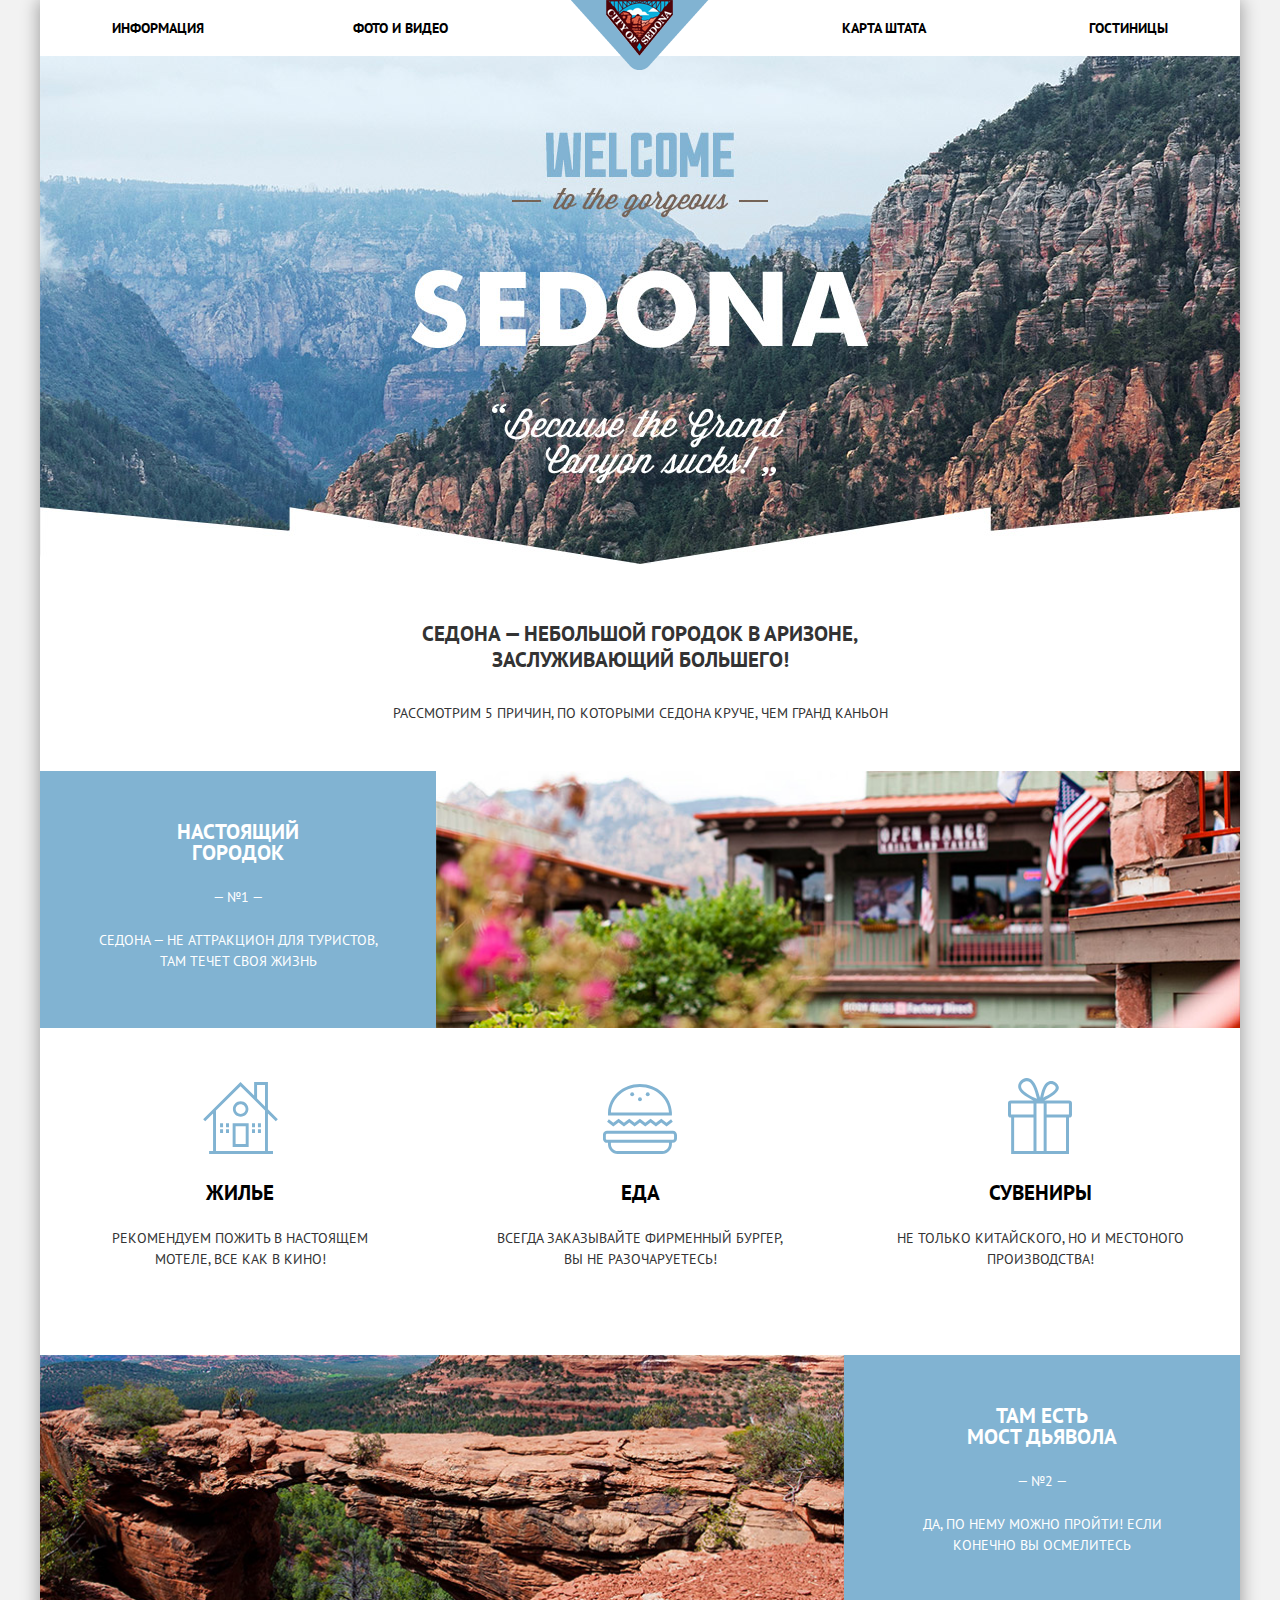
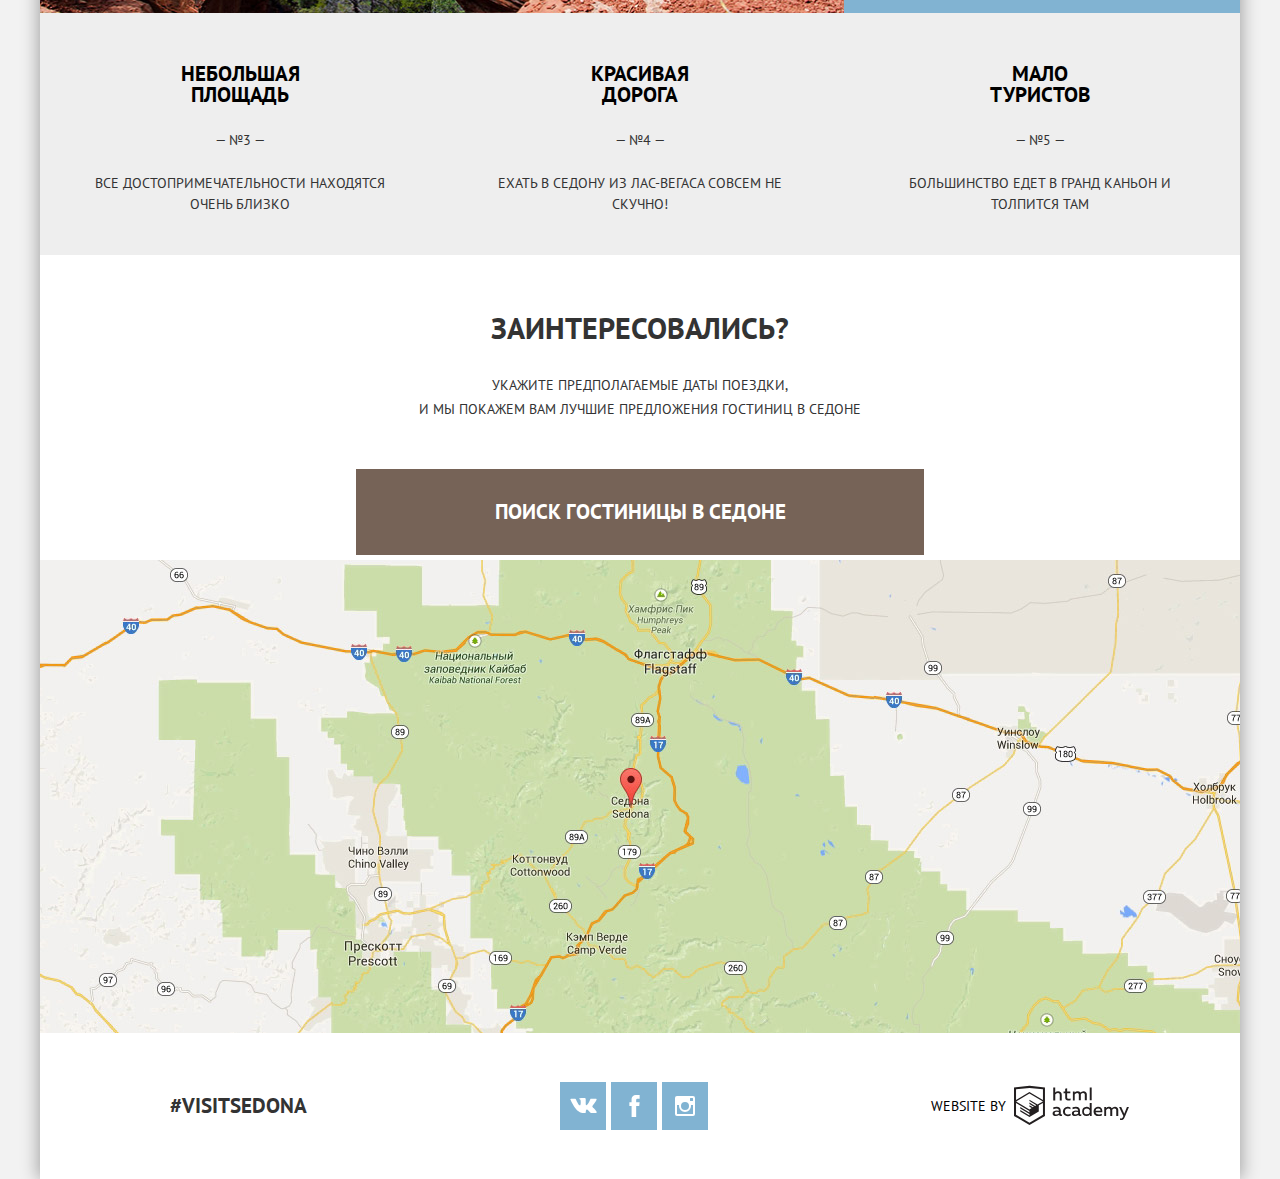
<file: index.html>
<!DOCTYPE html>
<html lang="ru">
<head>
  <meta charset="UTF-8">
  <title>Седона</title>
  <meta name="viewport" content="width=device-width, initial-scale=1.0">
  <meta http-equiv="X-UA-Compatible" content="ie=edge">
  <link href="https://fonts.googleapis.com/css?family=PT+Sans:400,700&amp;subset=cyrillic" rel="stylesheet">
  <link rel="stylesheet" href="css/normalize.css">
  <link rel="stylesheet" href="css/style.min.css">
</head>
<body>
  <div class="inline-block">
    <header class="main-header">
        <nav class="main-navigation">
            <a class="main-header-logo">
                <img src="img/Логотип.png" width="138" height="70" alt="Логотип «Седона»">
            </a>
            <ul class="site-navigation">
                <li>
                    <a href="info.html">Информация</a>
                </li>
                <li>
                    <a href="news.html">Фото и Видео</a>
                </li>
                <li>
                    <a href="price.html">Карта штата</a>
                </li>
                <li>
                    <a href="catalog.html">Гостиницы</a>
                </li>
            </ul>
        </nav>
    </header>
    <main>
      <div class="container-main-logo">
        <img class="main-logo-full" src="img/WelcomeLogo-768.jpg" width="768" height="508" alt="логотип">
        <img class="main-logo-cropped" src="img/WelcomeLogo.jpg" width="1200" height="508" alt="логотип">
      </div>
      <section class="features">
        <h2 class="visually-hidden">Преимущества</h2>
        <p class="feature-info-title"><b >Седона &#8212; небольшой городок в Аризоне,<br>
        заслуживающий большего!</b>
        </p>
        <p class="feature-info">Рассмотрим 5 причин, по которыми седона круче, чем гранд каньон</p>
        <ul class="features-list">
          <li class="feature-item feature-item-allotted">
            <h3>Настоящий<br> городок</h3>
            <p class="feature-item-number">&#8212; №1 &#8212;</p>
            <p class="feature-item-info">Седона &#8212; не аттракцион для туристов, там течет своя жизнь</p>
          </li>
          <li class="feature-item feature-img">
            <img class="feature-full-img" src="img/photoHouse-768.jpg" width="512" height="256" alt="Мост Дьявола">
            <img class="feature-cropped-img" src="img/photoHouse.jpg" width="800" height="256" alt="Отель">
          </li>
          <li class="feature-item">
            <div class="feature-item-img">
              <img src="img/icon-1.svg" width="75" height="72" alt="иконка жилья">
            </div>
            <h3>Жилье</h3>
            <p class="feature-item-info">Рекомендуем пожить в настоящем мотеле, все как в кино!</p>
          </li>
          <li class="feature-item">
            <div class="feature-item-img">
              <img src="img/icon-3.svg" width="74" height="70" alt="иконка еды">
            </div>
            <h3>Еда</h3>
            <p class="feature-item-info">Всегда заказывайте фирменный бургер, вы не разочаруетесь!</p>
          </li>
          <li class="feature-item">
            <div class="feature-item-img">
              <img class="img-three" src="img/icon-2.svg" width="64" height="76" alt="иконка сувениров">
            </div>
            <h3>Сувениры</h3>
            <p class="feature-item-info">Не только китайского, но и местоного производства!</p>
          </li>
          <li class="feature-item feature-img">
            <img class="feature-full-img" src="img/photoMount2-768.jpg" width="512" height="256" alt="Мост Дьявола">
            <img class="feature-cropped-img" src="img/photoMount2.jpg" width="800" height="256" alt="Мост Дьявола">
          </li>
          <li class="feature-item feature-item-allotted">
            <h3>Там есть<br> мост дьявола</h3>
            <p class="feature-item-number">&#8212; №2 &#8212;</p>
            <p class="feature-item-info">Да, по нему можно пройти! Если конечно вы осмелитесь</p>
          </li>
          <li class="feature-item feature-item-footer">
            <h3>Небольшая<br> площадь</h3>
            <p class="feature-item-number">&#8212; №3 &#8212;</p>
            <p class="feature-item-info">Все достопримечательности находятся очень близко</p>
          </li>
          <li class="feature-item feature-item-footer">
            <h3>Красивая<br> дорога</h3>
            <p class="feature-item-number">&#8212; №4 &#8212;</p>
            <p class="feature-item-info">Ехать в Седону из Лас-Вегаса совсем не скучно!</p>
          </li>
          <li class="feature-item feature-item-footer">
            <h3>Мало<br> туристов</h3>
            <p class="feature-item-number">&#8212; №5 &#8212;</p>
            <p class="feature-item-info">Большинство едет в гранд Каньон и толпится там</p>
          </li>
        </ul>
      </section>

      <section class="search-hotels">
        <h2 class="visually-hidden">Поиск гостиниц</h2>
        <p class="search-hotels-title">
          <b>Заинтересовались?</b>
        </p>
        <p class="search-hotels-info">Укажите предполагаемые даты поездки,<br> и мы покажем вам лучшие предложения гостиниц в седоне</p>
        <div class="container-form-map">
          <div class="container-form">
            <button class="button search-form-button" type="button">Поиск гостиницы в седоне</button>
            <form class="form-search" action="index.html" method="post">
                    <p>
                      <label for="arrival-date">Дата заезда:</label>
                      <input class="search-arrival-date" id="arrival-date" type="text" name="arrival-date"  placeholder="21 января 2018">
                      <a href="#" class="button-calendar">
                        <svg xmlns="http://www.w3.org/2000/svg" width="21" height="22" viewBox="0 0 21 22">
                          <path d="M19.251 2.025h-2.845V.648c0-.381-.294-.689-.656-.689-.363 0-.656.308-.656.689v1.377h-3.938V.648c0-.381-.294-.689-.655-.689-.363 0-.657.308-.657.689v1.377H5.906V.648c0-.381-.294-.689-.656-.689-.363 0-.657.308-.657.689v1.377H1.75C.784 2.025 0 2.847 0 3.862v16.302C0 21.179.784 22 1.75 22h17.501c.966 0 1.749-.821 1.749-1.836V3.862c0-1.015-.783-1.837-1.749-1.837zm.437 18.139a.448.448 0 0 1-.437.459H1.75a.45.45 0 0 1-.438-.459V3.862a.45.45 0 0 1 .438-.459h2.844v1.378c0 .381.294.689.657.689.362 0 .656-.308.656-.689V3.403h3.938v1.378c0 .381.294.689.657.689.361 0 .655-.308.655-.689V3.403h3.938v1.378c0 .381.293.689.656.689.362 0 .656-.308.656-.689V3.403h2.845c.241 0 .437.206.437.459v16.302z"/>
                          <path d="M4.594 8.225h2.625v2.066H4.594zM4.594 11.668h2.625v2.067H4.594zM4.594 15.112h2.625v2.066H4.594zM9.188 15.112h2.625v2.066H9.188zM9.188 11.668h2.625v2.067H9.188zM9.188 8.225h2.625v2.066H9.188zM13.781 15.112h2.625v2.066h-2.625zM13.781 11.668h2.625v2.067h-2.625zM13.781 8.225h2.625v2.066h-2.625z"/>
                        </svg>
                      </a>
                    </p>
                    <p>
                      <label for="departure-date">Дата выезда:</label>
                      <input class="search-departure-date" id="departure-date" type="text" name="departure-date" placeholder="28 января 2018">
                      <a href="#" class="button-calendar">
                        <svg xmlns="http://www.w3.org/2000/svg" width="21" height="22" viewBox="0 0 21 22">
                          <path d="M19.251 2.025h-2.845V.648c0-.381-.294-.689-.656-.689-.363 0-.656.308-.656.689v1.377h-3.938V.648c0-.381-.294-.689-.655-.689-.363 0-.657.308-.657.689v1.377H5.906V.648c0-.381-.294-.689-.656-.689-.363 0-.657.308-.657.689v1.377H1.75C.784 2.025 0 2.847 0 3.862v16.302C0 21.179.784 22 1.75 22h17.501c.966 0 1.749-.821 1.749-1.836V3.862c0-1.015-.783-1.837-1.749-1.837zm.437 18.139a.448.448 0 0 1-.437.459H1.75a.45.45 0 0 1-.438-.459V3.862a.45.45 0 0 1 .438-.459h2.844v1.378c0 .381.294.689.657.689.362 0 .656-.308.656-.689V3.403h3.938v1.378c0 .381.294.689.657.689.361 0 .655-.308.655-.689V3.403h3.938v1.378c0 .381.293.689.656.689.362 0 .656-.308.656-.689V3.403h2.845c.241 0 .437.206.437.459v16.302z"/>
                          <path d="M4.594 8.225h2.625v2.066H4.594zM4.594 11.668h2.625v2.067H4.594zM4.594 15.112h2.625v2.066H4.594zM9.188 15.112h2.625v2.066H9.188zM9.188 11.668h2.625v2.067H9.188zM9.188 8.225h2.625v2.066H9.188zM13.781 15.112h2.625v2.066h-2.625zM13.781 11.668h2.625v2.067h-2.625zM13.781 8.225h2.625v2.066h-2.625z"/>
                        </svg>
                      </a>
                    </p>
                    <p class="search-amount-people">
                      <label for="amount-adults">Взрослые:</label>
                      <button class="button button-minus" type="button"></button>
                      <input class="search-amount-adults" id="amount-adults" type="text" name="amount-adults" placeholder="2">
                      <button class="button button-plus" type="button"></button>
                      <label class="amount-children" for="amount-children">Дети:</label>
                      <button class="button button-minus" type="button"></button>
                      <input class="search-amount-children" id="amount-children" type="text" name="amount-children" placeholder="0">
                      <button class="button button-plus" type="button"></button>
                    </p>
                    <button class="button button-link button-form-submit" type="submit">Найти</button>
                  </form>
          </div>
          <div class="container-map">
            <iframe src="https://www.google.com/maps/embed?pb=!1m18!1m12!1m3!1d498228.78955901135!2d-111.47252456686762!3d34.88295094510129!2m3!1f0!2f0!3f0!3m2!1i1024!2i768!4f13.1!3m3!1m2!1s0x872da132f942b00d%3A0x5548c523fa6c8efd!2z0KHQtdC00L7QvdCwLCDQkNGA0LjQt9C-0L3QsCA4NjMzNiwg0KHQqNCQ!5e0!3m2!1sru!2sua!4v1550422557532" width="1200" height="473" allowfullscreen></iframe>
            <img src="img/map.jpg" width="1200" height="473" alt="Карта">
          </div>
        </div>
      </section>

    </main>

    <footer class="main-footer">
        <div class="footer-tag">
          <span class="visually-hidden">Тэг Седоны</span>
            <h2>#VISITSEDONA</h2>
        </div>
        <div class="footer-social">
            <ul class="footer-social-list">
                <li class="footer-social-item" >
                    <a class="social-button" href="#">
                        <span class="visually-hidden">Вконтакте</span>
                        <svg xmlns="http://www.w3.org/2000/svg" width="27" height="15" viewBox="0 0 26.14 14.91">
                            <path d="M26 13.47l-.09-.17a13.55 13.55 0 0 0-2.6-3q-.87-.83-1.1-1.12A1 1 0 0 1 22 8a10.27 10.27 0 0 1 1.22-1.78l.88-1.16q2.35-3.13 2-4L26 .94a.8.8 0 0 0-.4-.22 2.14 2.14 0 0 0-.87 0h-3.92a.51.51 0 0 0-.27 0h-.3a.6.6 0 0 0-.15.14.93.93 0 0 0-.14.24 22.22 22.22 0 0 1-1.46 3.06q-.5.84-.93 1.46a7 7 0 0 1-.71.91 4.94 4.94 0 0 1-.52.47q-.23.18-.35.15l-.23-.05a.9.9 0 0 1-.31-.33 1.49 1.49 0 0 1-.16-.53v-.55-.65-.57-1.12-1-.75a3.14 3.14 0 0 0 0-.62 2.12 2.12 0 0 0-.14-.44.73.73 0 0 0-.28-.33 1.57 1.57 0 0 0-.46-.18A9 9 0 0 0 12.57 0a8.93 8.93 0 0 0-3.25.33 1.83 1.83 0 0 0-.52.41q-.25.3-.07.33a1.67 1.67 0 0 1 1.16.59l.08.16a2.6 2.6 0 0 1 .19.63 6.32 6.32 0 0 1 .12 1 10.59 10.59 0 0 1 0 1.7q-.07.71-.13 1.1a2.21 2.21 0 0 1-.18.64 2.69 2.69 0 0 1-.16.3l-.07.07a1 1 0 0 1-.37.07.86.86 0 0 1-.46-.19 3.27 3.27 0 0 1-.56-.52 7 7 0 0 1-.66-.93q-.37-.6-.76-1.42l-.22-.39q-.2-.38-.56-1.11t-.62-1.43A.9.9 0 0 0 5.2.9h-.07a.93.93 0 0 0-.22-.16A1.44 1.44 0 0 0 4.6.65L.87.68A1 1 0 0 0 .1.94L0 1a.44.44 0 0 0 0 .22 1.08 1.08 0 0 0 .08.37Q.9 3.53 1.86 5.31t1.66 2.87Q4.23 9.27 5 10.24t1 1.24l.37.41.34.33a8.06 8.06 0 0 0 1 .78 16.34 16.34 0 0 0 1.4.9 7.6 7.6 0 0 0 1.79.72 6.19 6.19 0 0 0 2 .22h1.57a1.08 1.08 0 0 0 .72-.3l.05-.07a.9.9 0 0 0 .1-.25 1.38 1.38 0 0 0 0-.37 4.48 4.48 0 0 1 .09-1.05 2.77 2.77 0 0 1 .23-.71 1.74 1.74 0 0 1 .29-.4 1.19 1.19 0 0 1 .23-.2h.11a.86.86 0 0 1 .77.21 4.52 4.52 0 0 1 .83.79q.39.47.93 1.05a6.41 6.41 0 0 0 1 .87l.27.16a3.31 3.31 0 0 0 .71.3 1.53 1.53 0 0 0 .76.07l3.48-.05a1.58 1.58 0 0 0 .8-.17.68.68 0 0 0 .34-.37 1.06 1.06 0 0 0 0-.46 1.71 1.71 0 0 0-.1-.36z"
                                fill="#fff">
                            </path>
                        </svg>
                    </a>
                </li>
                <li class="footer-social-item">
                    <a class="social-button" href="#">
                        <span class="visually-hidden">Фейсбук</span>
                        <svg xmlns="http://www.w3.org/2000/svg" width="19" height="22" viewBox="0 0 10.15 21.74">
                            <path d="M3.34 1.12A4.77 4.77 0 0 1 6.53 0h3.61v3.81H7.81a1.07 1.07 0 0 0-1.09.83v2.55h3.42c-.08 1.23-.24 2.45-.41 3.67h-3v10.87H2.21V10.86H0V7.21h2.19V3.66a3.83 3.83 0 0 1 1.15-2.54z"
                                fill="#fff">
                            </path>
                        </svg>
                    </a>
                </li>
                <li class="footer-social-item">
                    <a class="social-button" href="#">
                        <span class="visually-hidden">Инстаграм</span>
                        <svg xmlns="http://www.w3.org/2000/svg" width="20" height="20" viewBox="0 0 20 20">
                            <path d="M18 0H2a2 2 0 0 0-2 2v16a2 2 0 0 0 2 2h16a2 2 0 0 0 2-2V2a2 2 0 0 0-2-2zm-8 6a4 4 0 1 1-4 4 4 4 0 0 1 4-4zM2.5 18a.47.47 0 0 1-.5-.5V9h2.1a3.4 3.4 0 0 0-.1 1 6 6 0 1 0 12 0 3.4 3.4 0 0 0-.1-1H18v8.5a.47.47 0 0 1-.5.5zM18 4.5a.47.47 0 0 1-.5.5h-2a.47.47 0 0 1-.5-.5v-2a.47.47 0 0 1 .5-.5h2a.47.47 0 0 1 .5.5z"
                                fill="#fff">
                            </path>
                        </svg>
                    </a>
                </li>
            </ul>
        </div>
        <p class="footer-copyright">
          <span class="visually-hidden">htmlacademy</span>
            <a class="copyright-button" href="https://htmlacademy.ru">
              <svg id="Layer_1" data-name="Layer 1" xmlns="http://www.w3.org/2000/svg" width="115" height="41" viewBox="0 0 108.08 36.85"><title>logo-htmlacademy-small1</title><path d="M44.61,26.88a2,2,0,0,0,.55-0.1v1.33a3.25,3.25,0,0,1-1.18.21,1.67,1.67,0,0,1-1.67-1,4.84,4.84,0,0,1-3.14,1.08c-1.51,0-2.91-.83-2.91-2.55,0-2.13,2-2.79,3.71-2.79a11.08,11.08,0,0,1,2.17.25v-0.3c0-1-.76-1.77-2.19-1.77a7.42,7.42,0,0,0-3,.64v-1.7a10.21,10.21,0,0,1,3.19-.55c2.36,0,3.81,1.12,3.81,3.65v3a0.54,0.54,0,0,0,.49.59h0.17Zm-6.44-1.13A1.35,1.35,0,0,0,39.63,27h0.11a3.39,3.39,0,0,0,2.41-1V24.58a9.72,9.72,0,0,0-1.81-.21c-1,0-2.16.33-2.16,1.38h0Zm12.36-6.11a5,5,0,0,1,2.57.64V22a4.08,4.08,0,0,0-2.3-.7,2.75,2.75,0,1,0,0,5.49,5,5,0,0,0,2.43-.64v1.71a6.27,6.27,0,0,1-2.76.57A4.21,4.21,0,0,1,46,24.51q0-.21,0-0.41a4.32,4.32,0,0,1,4.18-4.46h0.38Zm12.17,7.24a2,2,0,0,0,.55-0.1v1.33a3.25,3.25,0,0,1-1.18.21,1.67,1.67,0,0,1-1.67-1,4.84,4.84,0,0,1-3.14,1.08c-1.51,0-2.91-.83-2.91-2.55,0-2.13,2-2.79,3.71-2.79a11.08,11.08,0,0,1,2.17.25v-0.3c0-1-.76-1.77-2.19-1.77a7.42,7.42,0,0,0-3,.64v-1.7a10.21,10.21,0,0,1,3.19-.55c2.36,0,3.81,1.12,3.81,3.65v3a0.54,0.54,0,0,0,.49.59h0.17Zm-6.44-1.13A1.35,1.35,0,0,0,57.73,27h0.11a3.39,3.39,0,0,0,2.41-1V24.58a9.72,9.72,0,0,0-1.81-.21c-1.06,0-2.16.33-2.16,1.38h0ZM73,16V28.2H71.35V26.88a3.88,3.88,0,0,1-3.19,1.54,4.4,4.4,0,0,1,0-8.78,3.81,3.81,0,0,1,3,1.3V16H73Zm-4.53,5.22a2.76,2.76,0,1,0,0,5.52A2.86,2.86,0,0,0,71.15,25V23A2.91,2.91,0,0,0,68.49,21.27ZM79,19.64c3.31,0,4.46,2.68,3.92,5.09H76.7c0.21,1.5,1.67,2.11,3.19,2.11a6.11,6.11,0,0,0,2.64-.59v1.6a7.14,7.14,0,0,1-3,.57C77,28.42,74.78,27,74.78,24a4.18,4.18,0,0,1,4-4.39H79Zm0.09,1.54a2.28,2.28,0,0,0-2.44,2.1v0.06H81.3A2,2,0,0,0,79.13,21.18Zm5.73,7V19.87h1.65v1a3.81,3.81,0,0,1,2.78-1.27A2.86,2.86,0,0,1,91.89,21a4.12,4.12,0,0,1,2.91-1.33A3.06,3.06,0,0,1,98,23V28.2h-1.9V23.05a1.59,1.59,0,0,0-1.42-1.75H94.42a2.8,2.8,0,0,0-2.07,1.12V28.2h-1.9V23.05A1.59,1.59,0,0,0,89,21.31H88.8a3,3,0,0,0-2.21,1.29v5.63H84.86Zm21.31-8.33h1.9l-3.91,9.46c-0.9,2.17-2.09,2.86-3.35,2.86a4.76,4.76,0,0,1-1.1-.14V30.46a2.86,2.86,0,0,0,.85.12c0.9,0,1.58-.64,2.07-1.9l0.17-.42-4-8.4h2l2.86,6.29ZM38.73,1.46V6.22a3.81,3.81,0,0,1,2.7-1.14,3.25,3.25,0,0,1,3.44,3.4v5.15H43V8.72a1.81,1.81,0,0,0-1.61-2h-0.3a2.93,2.93,0,0,0-2.32,1.39v5.52h-1.9V1.46h1.9ZM49.94,2.31v3h3V6.91h-3v3.81c0,1.1.5,1.46,1.58,1.46a4.49,4.49,0,0,0,1.69-.33v1.6A6.8,6.8,0,0,1,51,13.8a2.55,2.55,0,0,1-2.86-2.74V6.89H46.58V5.26h1.5V2.74Zm5.4,11.31V5.28H57v1A3.81,3.81,0,0,1,59.77,5a2.86,2.86,0,0,1,2.6,1.33A4.12,4.12,0,0,1,65.28,5,3.06,3.06,0,0,1,68.44,8.4v5.21h-1.9V8.46a1.59,1.59,0,0,0-1.42-1.75H64.89a2.8,2.8,0,0,0-2.07,1.12v5.78h-1.9V8.46A1.59,1.59,0,0,0,59.5,6.71H59.27A3,3,0,0,0,57.06,8v5.63H55.34ZM71.17,1.45H73V13.6H71.17V1.45ZM14.71,0H14.55L0,1.54V28.21l14.55,8.66,14.55-8.66V1.54Zm12.5,27.1L14.55,34.64,1.9,27.12V16.18l12.59,7.5V25L5.86,19.9v1.31l8.68,5.21v1.39L5.87,22.65V24l8.68,5.21,8.75-5.24V18.31L27.2,16V27.12Zm0-12.53-3.48,2-1.6,1L14.51,13v1.31L21,18.23H21l-0.14.09-1,.54-5.37-3.2V17l4.24,2.52-1,.67-3.2-1.9v1.31l2.1,1.24L14.5,22.1,2,14.65,14.51,7.11Zm0-1.32L14.49,5.76,1.91,13.25v-10L14.56,1.92,27.21,3.25v10h0Z" transform="translate(0 -0.02)" fill="#231f20"/></svg>
            </a>
        </p>
    </footer>
  </div>
  <script src="js/script.min.js"></script>
</body>
</html>
</file>
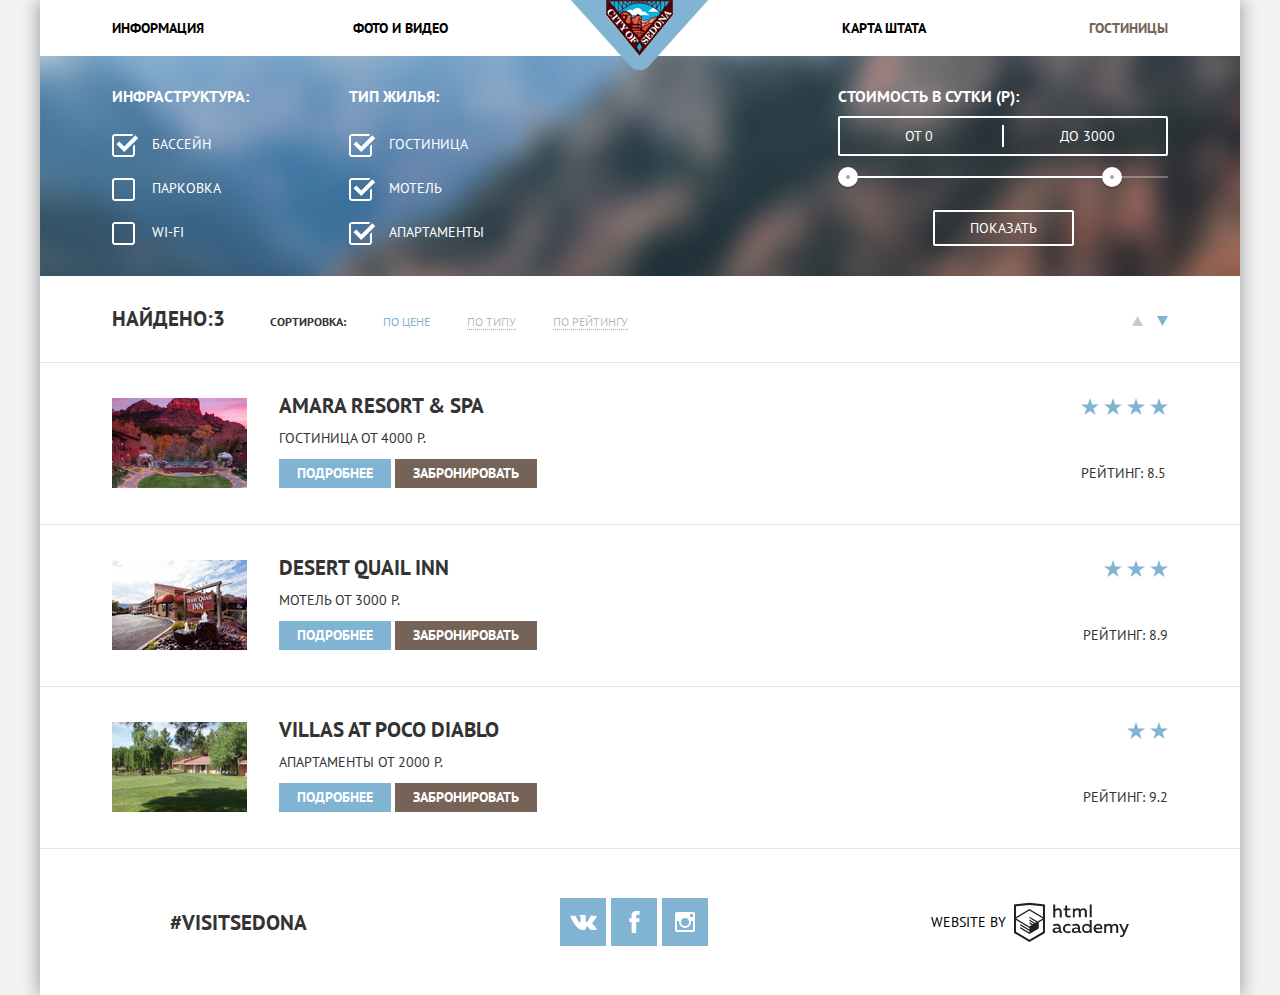
<file: catalog.html>
<!DOCTYPE html>
<html lang="ru">
<head>
  <meta charset="UTF-8">
  <meta name="viewport" content="width=device-width, initial-scale=1.0">
  <meta http-equiv="X-UA-Compatible" content="ie=edge">
  <link href="https://fonts.googleapis.com/css?family=PT+Sans:400,700&amp;subset=cyrillic" rel="stylesheet">
  <link rel="stylesheet" href="css/normalize.css">
  <link rel="stylesheet" href="css/style.min.css">
  <title>Гостиницы Седоны</title>
</head>
<body>
  <div class="inline-block">
    <header class="main-header">
        <nav class="main-navigation">
            <a class="main-header-logo" href="index.html">
                <img src="img/Логотип.png" width="138" height="70" alt="Логотип «Седона»">
            </a>
            <ul class="site-navigation">
                <li>
                    <a href="info.html">Информация</a>
                </li>
                <li>
                    <a href="news.html">Фото и Видео</a>
                </li>
                <li>
                    <a href="price.html">Карта штата</a>
                </li>
                <li>
                    <a class="current-link" href="catalog.html">Гостиницы</a>
                </li>
            </ul>
        </nav>
    </header>
    <main class="container">

      <section class="filters">
          <h2 class="visually-hidden">Фильтр товаров</h2>
          <fieldset class="filters-group-option">
            <legend class="filter-legend">Инфраструктура:</legend>
            <ul class="filters-hotels">
              <li class="filters-option">
                <label class="filters-checkbox" for="filters-pool">
                  <input class="visually-hidden filters-input filter-input-checkbox" id="filters-pool" type="checkbox" name="pool" checked>
                  <span class="checkbox-indicator"></span>
                  Бассейн
                </label>
              </li>
              <li class="filters-option">
                <label class="filters-checkbox" for="filters-parking">
                  <input class="visually-hidden filters-input filters-input-checkbox" id="filters-parking" type="checkbox" name="parking">
                  <span class="checkbox-indicator"></span>
                  Парковка
                </label>
              </li>
              <li class="filters-option">
                <label class="filters-checkbox" for="filters-wifi">
                  <input class="visually-hidden filters-input filters-input-checkbox" id="filters-wifi" type="checkbox" name="wifi">
                  <span class="checkbox-indicator"></span>
                  Wi-fi
                </label>
              </li>
            </ul>
          </fieldset>
          <fieldset class="filters-group-option">
            <legend class="filter-legend">Тип жилья:</legend>
            <ul class="filters-type-housing">
              <li class="filters-option">
                <label class="filters-checkbox" for="filters-hotel">
                  <input class="visually-hidden filters-input filter-input-checkbox" id="filters-hotel" type="checkbox" name="hotel" checked>
                  <span class="checkbox-indicator"></span>
                  Гостиница
                </label>
              </li>
              <li class="filters-option">
                <label class="filters-checkbox" for="filters-motel">
                  <input class="visually-hidden filters-input filter-input-checkbox" id="filters-motel" type="checkbox" name="motel" checked>
                  <span class="checkbox-indicator"></span>
                  Мотель
                </label>
              </li>
              <li class="filters-option">
                <label class="filters-checkbox" for="filters-apartments">
                  <input class="visually-hidden filters-input filter-input-checkbox" id="filters-apartments" type="checkbox" name="apartments" checked>
                  <span class="checkbox-indicator"></span>
                  Апартаменты
                </label>
              </li>
            </ul>
          </fieldset>
          <div class="filter-range">
            <div class="filter-range-title">Стоимость в сутки (р):</div>
            <div class="price-controls">
              <label class="min-price">от <input type="text" name="min-price" value="0"></label>
              <label class="max-price">до <input type="text" name="max-price" value="3000"></label>
            </div>
            <div class="range-controls">
              <div class="scale">
                <div class="bar"></div>
              </div>
              <div class="range-toggle range-toggle-min"></div>
              <div class="range-toggle range-toggle-max"></div>
            </div>
            <button class="btn-transparent" type="submit">Показать</button>
          </div>
      </section>

      <section class="breadcrumbs">
        <h2 class="visually-hidden">Сортировка</h2>
        <b>Найдено:3</b>
        <ul class="breadcrumbs-list">
            <li class="breadcrumbs-item breadcrumbs-bold">Сортировка:
            </li>
            <li class="breadcrumbs-item breadcrumbs-current">
                <a href="catalog.html">По цене</a>
            </li>
            <li class="breadcrumbs-item">
                <a href="catalog.html">По типу</a>
            </li>
            <li class="breadcrumbs-item">
                <a href="catalog.html">По рейтингу</a>
            </li>
        </ul>
        <div class="breadcrumbs-arrows">
          <svg xmlns="http://www.w3.org/2000/svg" width="11" height="10" viewBox="0 0 11 10">
            <path fill="#231F20" d="M5.5 0L0 10h11z"/>
          </svg>
          <svg class="arrows-current" xmlns="http://www.w3.org/2000/svg" width="11" height="10" viewBox="0 0 11 10">
            <path  fill="#231F20" d="M5.5 10L0 0h11"/>
          </svg>
        </div>
      </section>

        <section class="catalog">
            <h2 class="visually-hidden">Список жилья</h2>
            <ul class="catalog-list">
                <li class="catalog-item">
                  <ul class="hotel-info-list">
                    <li class="hotel-info-item hotel-item-image">
                      <p class="catalog-item-image">
                        <a href="catalog-item.html">
                          <img src="img/hotels-photo1.jpg" width="135" height="90" alt="Фото гостиницы">
                        </a>
                      </p>
                    </li>
                    <li class="hotel-info-item">
                      <p class="catalog-item-head">
                        <a class="catalog-item-title">Amara Resort & Spa</a>
                      </p>
                      <p class="catalog-item-cost">
                        <span class="catalog-item-typeLocation">Гостиница</span>
                        <span class="catalog-item-cost">от 4000 Р.</span>
                      </p>
                      <p class="catalog-item-booking">
                        <a class="button button-link" href="#">Подробнее</a>
                        <a class="button" href="#">Забронировать</a>
                      </p>
                    </li>
                    <li class="hotel-info-item hotel-item-rating">
                      <div class="catalog-item-stars">
                        <img class="catalog-star" src="img/star.svg" width="18" height="17" alt="звезда рейтинга">
                        <img class="catalog-star" src="img/star.svg" width="18" height="17" alt="звезда рейтинга">
                        <img class="catalog-star" src="img/star.svg" width="18" height="17" alt="звезда рейтинга">
                        <img class="catalog-star" src="img/star.svg" width="18" height="17" alt="звезда рейтинга">
                      </div>
                      <p class="catalog-item-rating">
                        <span>Рейтинг: 8.5</span>
                      </p>
                    </li>
                  </ul>
                </li>

                <li class="catalog-item">
                  <ul class="hotel-info-list">
                    <li class="hotel-info-item hotel-item-image">
                      <p class="catalog-item-image">
                        <a href="catalog-item.html">
                          <img src="img/hotels-photo2.jpg" width="135" height="90" alt="Фото мотеля">
                        </a>
                      </p>
                    </li>
                    <li class="hotel-info-item">
                      <p class="catalog-item-head">
                        <a class="catalog-item-title">Desert Quail Inn</a>
                      </p>
                      <p class="catalog-item-cost">
                        <span class="catalog-item-typeLocation">Мотель</span>
                        <span class="catalog-item-cost">от 3000 Р.</span>
                      </p>
                      <p class="catalog-item-booking">
                        <a class="button button-link" href="#">Подробнее</a>
                        <a class="button" href="#">Забронировать</a>
                      </p>
                    </li>
                    <li class="hotel-info-item hotel-item-rating">
                      <div class="catalog-item-stars">
                        <img class="catalog-star" src="img/star.svg" width="18" height="17" alt="звезда рейтинга">
                        <img class="catalog-star" src="img/star.svg" width="18" height="17" alt="звезда рейтинга">
                        <img class="catalog-star" src="img/star.svg" width="18" height="17" alt="звезда рейтинга">
                      </div>
                      <p class="catalog-item-rating">
                        <span>Рейтинг: 8.9</span>
                      </p>
                    </li>
                  </ul>
                </li>

                <li class="catalog-item">
                  <ul class="hotel-info-list">
                    <li class="hotel-info-item hotel-item-image">
                      <p class="catalog-item-image">
                        <a href="catalog-item.html">
                          <img src="img/hotels-photo3.jpg" width="135" height="90" alt="Фото апартаментов">
                        </a>
                      </p>
                    </li>
                    <li class="hotel-info-item">
                      <p class="catalog-item-head">
                        <a class="catalog-item-title">Villas at Poco Diablo</a>
                      </p>
                      <p class="catalog-item-cost">
                        <span class="catalog-item-typeLocation">Апартаменты</span>
                        <span class="catalog-item-cost">от 2000 Р.</span>
                      </p>
                      <p class="catalog-item-booking">
                        <a class="button button-link" href="#">Подробнее</a>
                        <a class="button" href="#">Забронировать</a>
                      </p>
                    </li>
                    <li class="hotel-info-item hotel-item-rating">
                      <div class="catalog-item-stars">
                        <img class="catalog-star" src="img/star.svg" width="18" height="17" alt="звезда рейтинга">
                        <img class="catalog-star" src="img/star.svg" width="18" height="17" alt="звезда рейтинга">
                      </div>
                      <p class="catalog-item-rating">
                        <span>Рейтинг: 9.2</span>
                      </p>
                    </li>
                  </ul>
                </li>
            </ul>
        </section>

      </main>

      <footer class="main-footer">
          <div class="footer-tag">
              <h2>#VISITSEDONA</h2>
          </div>
          <div class="footer-social">
              <ul class="footer-social-list">
                  <li class="footer-social-item" >
                      <a class="social-button" href="#">
                          <span class="visually-hidden">Вконтакте</span>
                          <svg xmlns="http://www.w3.org/2000/svg" width="27" height="15" viewBox="0 0 26.14 14.91">
                              <path d="M26 13.47l-.09-.17a13.55 13.55 0 0 0-2.6-3q-.87-.83-1.1-1.12A1 1 0 0 1 22 8a10.27 10.27 0 0 1 1.22-1.78l.88-1.16q2.35-3.13 2-4L26 .94a.8.8 0 0 0-.4-.22 2.14 2.14 0 0 0-.87 0h-3.92a.51.51 0 0 0-.27 0h-.3a.6.6 0 0 0-.15.14.93.93 0 0 0-.14.24 22.22 22.22 0 0 1-1.46 3.06q-.5.84-.93 1.46a7 7 0 0 1-.71.91 4.94 4.94 0 0 1-.52.47q-.23.18-.35.15l-.23-.05a.9.9 0 0 1-.31-.33 1.49 1.49 0 0 1-.16-.53v-.55-.65-.57-1.12-1-.75a3.14 3.14 0 0 0 0-.62 2.12 2.12 0 0 0-.14-.44.73.73 0 0 0-.28-.33 1.57 1.57 0 0 0-.46-.18A9 9 0 0 0 12.57 0a8.93 8.93 0 0 0-3.25.33 1.83 1.83 0 0 0-.52.41q-.25.3-.07.33a1.67 1.67 0 0 1 1.16.59l.08.16a2.6 2.6 0 0 1 .19.63 6.32 6.32 0 0 1 .12 1 10.59 10.59 0 0 1 0 1.7q-.07.71-.13 1.1a2.21 2.21 0 0 1-.18.64 2.69 2.69 0 0 1-.16.3l-.07.07a1 1 0 0 1-.37.07.86.86 0 0 1-.46-.19 3.27 3.27 0 0 1-.56-.52 7 7 0 0 1-.66-.93q-.37-.6-.76-1.42l-.22-.39q-.2-.38-.56-1.11t-.62-1.43A.9.9 0 0 0 5.2.9h-.07a.93.93 0 0 0-.22-.16A1.44 1.44 0 0 0 4.6.65L.87.68A1 1 0 0 0 .1.94L0 1a.44.44 0 0 0 0 .22 1.08 1.08 0 0 0 .08.37Q.9 3.53 1.86 5.31t1.66 2.87Q4.23 9.27 5 10.24t1 1.24l.37.41.34.33a8.06 8.06 0 0 0 1 .78 16.34 16.34 0 0 0 1.4.9 7.6 7.6 0 0 0 1.79.72 6.19 6.19 0 0 0 2 .22h1.57a1.08 1.08 0 0 0 .72-.3l.05-.07a.9.9 0 0 0 .1-.25 1.38 1.38 0 0 0 0-.37 4.48 4.48 0 0 1 .09-1.05 2.77 2.77 0 0 1 .23-.71 1.74 1.74 0 0 1 .29-.4 1.19 1.19 0 0 1 .23-.2h.11a.86.86 0 0 1 .77.21 4.52 4.52 0 0 1 .83.79q.39.47.93 1.05a6.41 6.41 0 0 0 1 .87l.27.16a3.31 3.31 0 0 0 .71.3 1.53 1.53 0 0 0 .76.07l3.48-.05a1.58 1.58 0 0 0 .8-.17.68.68 0 0 0 .34-.37 1.06 1.06 0 0 0 0-.46 1.71 1.71 0 0 0-.1-.36z"
                                  fill="#fff">
                              </path>
                          </svg>
                      </a>
                  </li>
                  <li class="footer-social-item">
                      <a class="social-button" href="#">
                          <span class="visually-hidden">Фейсбук</span>
                          <svg xmlns="http://www.w3.org/2000/svg" width="19" height="22" viewBox="0 0 10.15 21.74">
                              <path d="M3.34 1.12A4.77 4.77 0 0 1 6.53 0h3.61v3.81H7.81a1.07 1.07 0 0 0-1.09.83v2.55h3.42c-.08 1.23-.24 2.45-.41 3.67h-3v10.87H2.21V10.86H0V7.21h2.19V3.66a3.83 3.83 0 0 1 1.15-2.54z"
                                  fill="#fff">
                              </path>
                          </svg>
                      </a>
                  </li>
                  <li class="footer-social-item">
                      <a class="social-button" href="#">
                          <span class="visually-hidden">Инстаграм</span>
                          <svg xmlns="http://www.w3.org/2000/svg" width="20" height="20" viewBox="0 0 20 20">
                              <path d="M18 0H2a2 2 0 0 0-2 2v16a2 2 0 0 0 2 2h16a2 2 0 0 0 2-2V2a2 2 0 0 0-2-2zm-8 6a4 4 0 1 1-4 4 4 4 0 0 1 4-4zM2.5 18a.47.47 0 0 1-.5-.5V9h2.1a3.4 3.4 0 0 0-.1 1 6 6 0 1 0 12 0 3.4 3.4 0 0 0-.1-1H18v8.5a.47.47 0 0 1-.5.5zM18 4.5a.47.47 0 0 1-.5.5h-2a.47.47 0 0 1-.5-.5v-2a.47.47 0 0 1 .5-.5h2a.47.47 0 0 1 .5.5z"
                                  fill="#fff">
                              </path>
                          </svg>
                      </a>
                  </li>
              </ul>
          </div>
          <p class="footer-copyright">
            <span class="visually-hidden">htmlacademy</span>
              <a class="copyright-button" href="https://htmlacademy.ru">
                <svg id="Layer_1" data-name="Layer 1" xmlns="http://www.w3.org/2000/svg" width="115" height="41" viewBox="0 0 108.08 36.85"><title>logo-htmlacademy-small1</title><path d="M44.61,26.88a2,2,0,0,0,.55-0.1v1.33a3.25,3.25,0,0,1-1.18.21,1.67,1.67,0,0,1-1.67-1,4.84,4.84,0,0,1-3.14,1.08c-1.51,0-2.91-.83-2.91-2.55,0-2.13,2-2.79,3.71-2.79a11.08,11.08,0,0,1,2.17.25v-0.3c0-1-.76-1.77-2.19-1.77a7.42,7.42,0,0,0-3,.64v-1.7a10.21,10.21,0,0,1,3.19-.55c2.36,0,3.81,1.12,3.81,3.65v3a0.54,0.54,0,0,0,.49.59h0.17Zm-6.44-1.13A1.35,1.35,0,0,0,39.63,27h0.11a3.39,3.39,0,0,0,2.41-1V24.58a9.72,9.72,0,0,0-1.81-.21c-1,0-2.16.33-2.16,1.38h0Zm12.36-6.11a5,5,0,0,1,2.57.64V22a4.08,4.08,0,0,0-2.3-.7,2.75,2.75,0,1,0,0,5.49,5,5,0,0,0,2.43-.64v1.71a6.27,6.27,0,0,1-2.76.57A4.21,4.21,0,0,1,46,24.51q0-.21,0-0.41a4.32,4.32,0,0,1,4.18-4.46h0.38Zm12.17,7.24a2,2,0,0,0,.55-0.1v1.33a3.25,3.25,0,0,1-1.18.21,1.67,1.67,0,0,1-1.67-1,4.84,4.84,0,0,1-3.14,1.08c-1.51,0-2.91-.83-2.91-2.55,0-2.13,2-2.79,3.71-2.79a11.08,11.08,0,0,1,2.17.25v-0.3c0-1-.76-1.77-2.19-1.77a7.42,7.42,0,0,0-3,.64v-1.7a10.21,10.21,0,0,1,3.19-.55c2.36,0,3.81,1.12,3.81,3.65v3a0.54,0.54,0,0,0,.49.59h0.17Zm-6.44-1.13A1.35,1.35,0,0,0,57.73,27h0.11a3.39,3.39,0,0,0,2.41-1V24.58a9.72,9.72,0,0,0-1.81-.21c-1.06,0-2.16.33-2.16,1.38h0ZM73,16V28.2H71.35V26.88a3.88,3.88,0,0,1-3.19,1.54,4.4,4.4,0,0,1,0-8.78,3.81,3.81,0,0,1,3,1.3V16H73Zm-4.53,5.22a2.76,2.76,0,1,0,0,5.52A2.86,2.86,0,0,0,71.15,25V23A2.91,2.91,0,0,0,68.49,21.27ZM79,19.64c3.31,0,4.46,2.68,3.92,5.09H76.7c0.21,1.5,1.67,2.11,3.19,2.11a6.11,6.11,0,0,0,2.64-.59v1.6a7.14,7.14,0,0,1-3,.57C77,28.42,74.78,27,74.78,24a4.18,4.18,0,0,1,4-4.39H79Zm0.09,1.54a2.28,2.28,0,0,0-2.44,2.1v0.06H81.3A2,2,0,0,0,79.13,21.18Zm5.73,7V19.87h1.65v1a3.81,3.81,0,0,1,2.78-1.27A2.86,2.86,0,0,1,91.89,21a4.12,4.12,0,0,1,2.91-1.33A3.06,3.06,0,0,1,98,23V28.2h-1.9V23.05a1.59,1.59,0,0,0-1.42-1.75H94.42a2.8,2.8,0,0,0-2.07,1.12V28.2h-1.9V23.05A1.59,1.59,0,0,0,89,21.31H88.8a3,3,0,0,0-2.21,1.29v5.63H84.86Zm21.31-8.33h1.9l-3.91,9.46c-0.9,2.17-2.09,2.86-3.35,2.86a4.76,4.76,0,0,1-1.1-.14V30.46a2.86,2.86,0,0,0,.85.12c0.9,0,1.58-.64,2.07-1.9l0.17-.42-4-8.4h2l2.86,6.29ZM38.73,1.46V6.22a3.81,3.81,0,0,1,2.7-1.14,3.25,3.25,0,0,1,3.44,3.4v5.15H43V8.72a1.81,1.81,0,0,0-1.61-2h-0.3a2.93,2.93,0,0,0-2.32,1.39v5.52h-1.9V1.46h1.9ZM49.94,2.31v3h3V6.91h-3v3.81c0,1.1.5,1.46,1.58,1.46a4.49,4.49,0,0,0,1.69-.33v1.6A6.8,6.8,0,0,1,51,13.8a2.55,2.55,0,0,1-2.86-2.74V6.89H46.58V5.26h1.5V2.74Zm5.4,11.31V5.28H57v1A3.81,3.81,0,0,1,59.77,5a2.86,2.86,0,0,1,2.6,1.33A4.12,4.12,0,0,1,65.28,5,3.06,3.06,0,0,1,68.44,8.4v5.21h-1.9V8.46a1.59,1.59,0,0,0-1.42-1.75H64.89a2.8,2.8,0,0,0-2.07,1.12v5.78h-1.9V8.46A1.59,1.59,0,0,0,59.5,6.71H59.27A3,3,0,0,0,57.06,8v5.63H55.34ZM71.17,1.45H73V13.6H71.17V1.45ZM14.71,0H14.55L0,1.54V28.21l14.55,8.66,14.55-8.66V1.54Zm12.5,27.1L14.55,34.64,1.9,27.12V16.18l12.59,7.5V25L5.86,19.9v1.31l8.68,5.21v1.39L5.87,22.65V24l8.68,5.21,8.75-5.24V18.31L27.2,16V27.12Zm0-12.53-3.48,2-1.6,1L14.51,13v1.31L21,18.23H21l-0.14.09-1,.54-5.37-3.2V17l4.24,2.52-1,.67-3.2-1.9v1.31l2.1,1.24L14.5,22.1,2,14.65,14.51,7.11Zm0-1.32L14.49,5.76,1.91,13.25v-10L14.56,1.92,27.21,3.25v10h0Z" transform="translate(0 -0.02)" fill="#231f20"/></svg>
              </a>
          </p>
      </footer>
  </div>
</body>
</html>
</file>
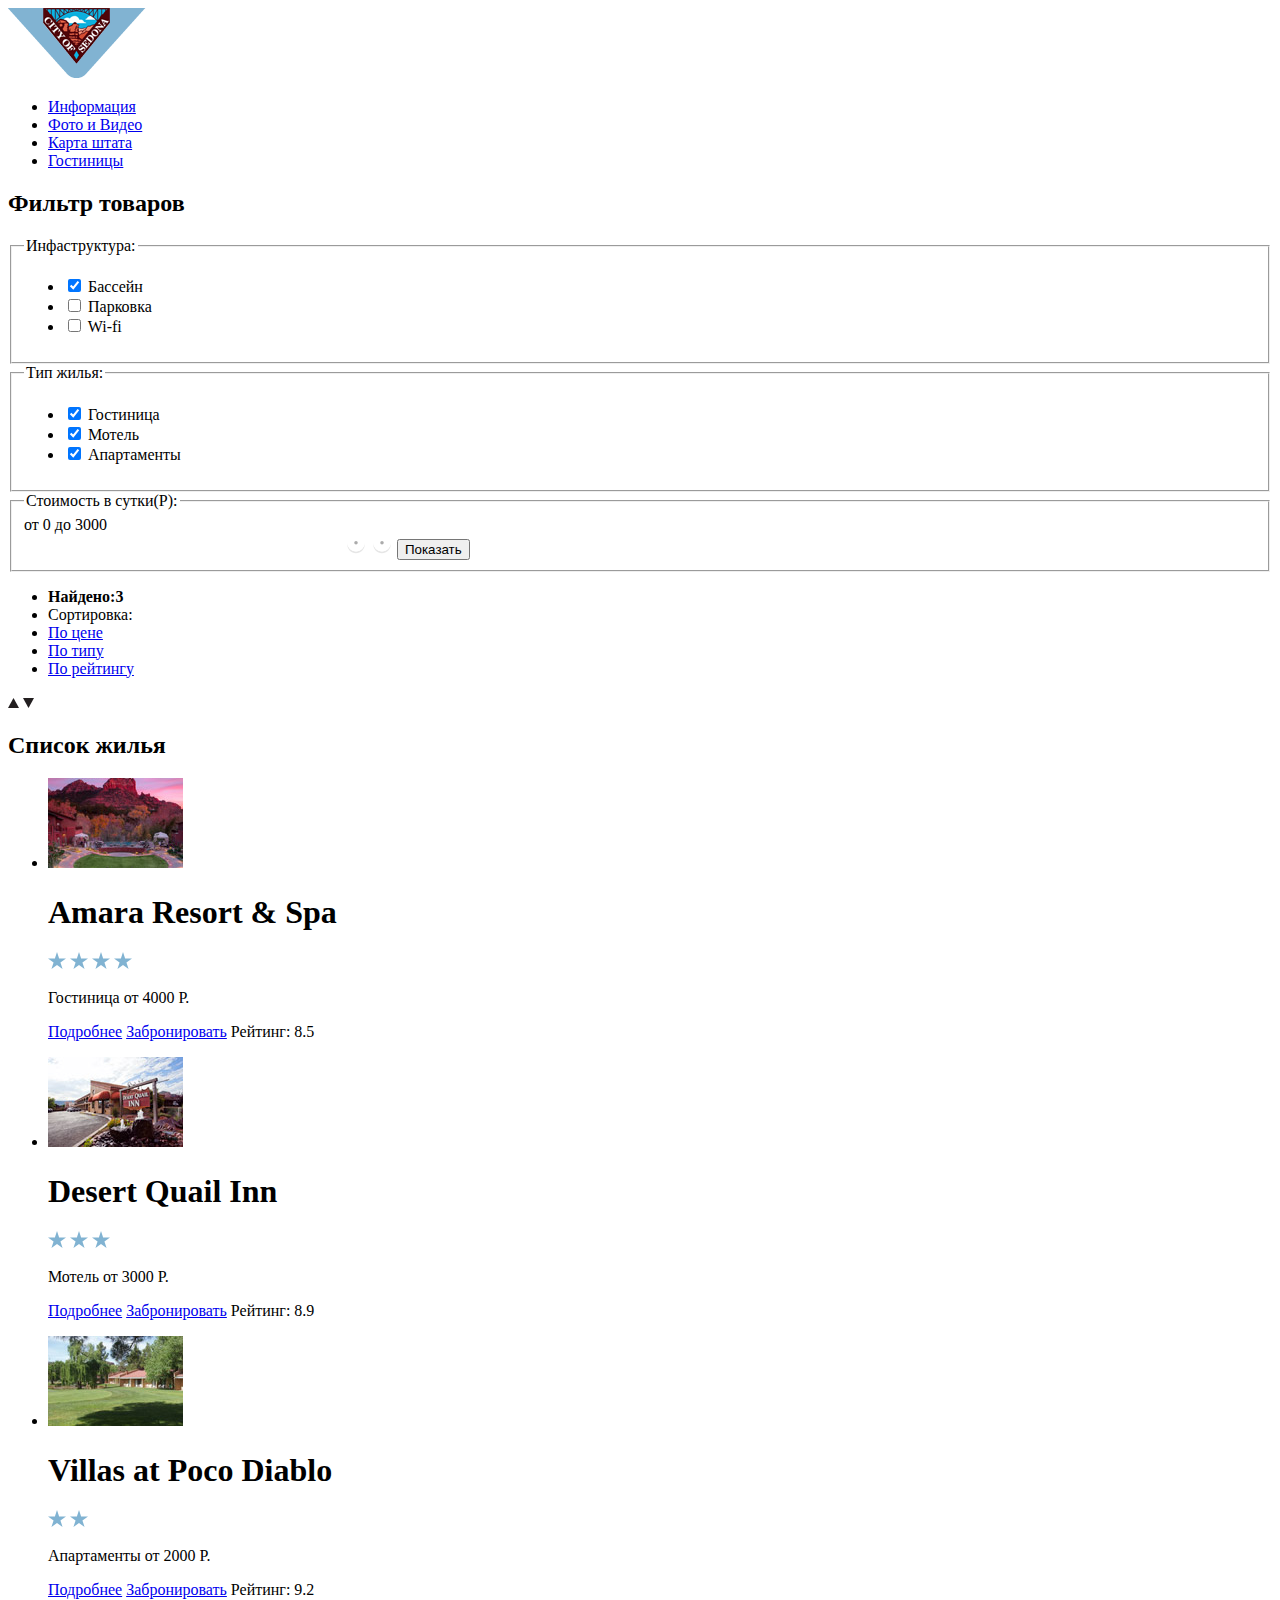
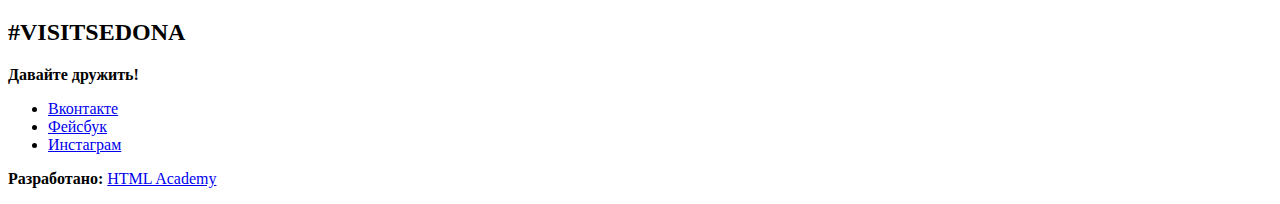
<file: hotels.html>
<!DOCTYPE html>
<html lang="ru">
<head>
  <meta charset="UTF-8">
  <meta name="viewport" content="width=device-width, initial-scale=1.0">
  <meta http-equiv="X-UA-Compatible" content="ie=edge">
  <title>Document</title>
</head>
<body>
  <header class="main-header">
      <nav class="main-navigation">
          <a class="main-header-logo" href="index.html">
              <img src="img\Логотип.png" width="138" height="70" alt="Логотип «Седона»">
          </a>
          <ul class="site-navigation">
              <li>
                  <a href="info.html">Информация</a>
              </li>
              <li>
                  <a href="news.html">Фото и Видео</a>
              </li>
              <li>
                  <a href="price.html">Карта штата</a>
              </li>
              <li>
                  <a href="catalog.html">Гостиницы</a>
              </li>
          </ul>
      </nav>
  </header>
  <main class="container">

    <section class="filters">
        <h2 class="visually-hidden">Фильтр товаров</h2>
        <fieldset>
          <legend>Инфаструктура:</legend>
          <ul class="filters-hotels">
            <li class="filters-option">
              <input   class=" vissually-hidden filters-input filter-input-checkbox" id="filters-pool" type="checkbox" name="pool" checked>
              <label for="filters-pool">Бассейн</label>
            </li>
            <li class="filters-option">
              <input  class=" visually-hidden filters-input filters-input-checkbox" id="filters-parking" type="checkbox" name="parking">
              <label for="filters-parking">Парковка</label>
            </li>
            <li class="filters-option">
              <input  class=" visually-hidden filters-input filters-input-checkbox" id="filters-wifi" type="checkbox" name="wifi">
              <label for="filters-wifi">Wi-fi</label>
            </li>
          </ul>
        </fieldset>
        <fieldset>
          <legend>Тип жилья:</legend>
          <ul class="filters-type-housing">
            <li class="filters-option">
              <input class=" vissually-hidden filters-input filter-input-checkbox" id="filters-hotel" type="checkbox" name="hotel" checked>
              <label for="filters-hotel">Гостиница</label>
            </li>
            <li class="filters-option">
              <input class=" vissually-hidden filters-input filter-input-checkbox" id="filters-motel" type="checkbox" name="motel" checked>
              <label for="filters-motel">Мотель</label>
            </li>
            <li class="filters-option">
              <input class=" vissually-hidden filters-input filter-input-checkbox" id="filters-apartments" type="checkbox" name="apartments" checked>
              <label for="filters-apartments">Апартаменты</label>
            </li>
          </ul>
        </fieldset>
        <fieldset>
          <legend>Стоимость в сутки(Р):</legend>
          <div class="container-cost-value">
            <span>от 0</span>
            <span>до 3000</span>
          </div>
          <img src="img/filter-range.png" height="2" width="317" alt="">
          <a href="" title="0"><img src="img\filter-button.svg" height="20" width="22" alt="до 3000"></a>
          <a href="" title="3000"><img src="img\filter-button.svg" height="20" width="22" alt="от 0"></a>
          <button type="submit">Показать</button>
        </fieldset>
    </section>

    <ul class="breadcrumbs">
        <li class="breadcrumbs"><b>Найдено:3</b>
        </li>
        <li class="breadcrumbs">Сортировка:
        </li>
        <li class="breadcrumbs-current">
            <a href="index.html">По цене</a>
        </li>
        <li>
            <a href="catalog.html">По типу</a>
        </li>
        <li>
            <a href="catalog.html">По рейтингу</a>
        </li>
    </ul>
    <div class="arrows">
      <img src="img\icon-up-dir.svg" width="11" height="10" alt="стрелка вверх">
      <img src="img\icon-down-dir.svg" width="11" height="10" alt="стрелка вниз">
    </div>

      <section class="catalog">
          <h2 class="visually-hidden">Список жилья</h2>
          <ul class="catalog-list">
              <li class="catalog-item">
                  <p class="catalog-item-image">
                      <a href="catalog-item.html">
                          <img src="img\hotels-photo1.jpg" width="135" height="90" alt="Фото гостиницы">
                      </a>
                  </p>
                  <p class="catalog-item-head">
                    <h1>Amara Resort & Spa</h1>
                    <div class="catalog-item-stars">
                      <img src="img\star.svg" width="18" height="17" alt="звезда рейтинга">
                      <img src="img\star.svg" width="18" height="17" alt="звезда рейтинга">
                      <img src="img\star.svg" width="18" height="17" alt="звезда рейтинга">
                      <img src="img\star.svg" width="18" height="17" alt="звезда рейтинга">
                    </div>
                  </p>
                  <p class="catalog-item-cost">
                      <span class="catalog-item-typeLocation">Гостиница</span>
                      <span class="catalog-item-cost">от 4000 Р.</span>
                  </p>
                  <p class="catalog-item-booking">
                      <a class="button" href="#">Подробнее</a>
                      <a class="button" href="#">Забронировать</a>
                      <span class="catalog-item-rating">Рейтинг: 8.5</span>
                  </p>
              </li>

              <li class="catalog-item">
                  <p class="catalog-item-image">
                      <a href="catalog-item.html">
                          <img src="img\hotels-photo2.jpg" width="135" height="90" alt="Фото мотеля">
                      </a>
                  </p>
                  <p class="catalog-item-head">
                    <h1>Desert Quail Inn</h1>
                    <div class="catalog-item-stars">
                      <img src="img\star.svg" width="18" height="17" alt="звезда рейтинга">
                      <img src="img\star.svg" width="18" height="17" alt="звезда рейтинга">
                      <img src="img\star.svg" width="18" height="17" alt="звезда рейтинга">
                    </div>
                  </p>
                  <p class="catalog-item-cost">
                      <span class="catalog-item-typeLocation">Мотель</span>
                      <span class="catalog-item-cost">от 3000 Р.</span>
                  </p>
                  <p class="catalog-item-booking">
                      <a class="button" href="#">Подробнее</a>
                      <a class="button" href="#">Забронировать</a>
                      <span class="catalog-item-rating">Рейтинг: 8.9</span>
                  </p>
              </li>

              <li class="catalog-item">
                  <p class="catalog-item-image">
                      <a href="catalog-item.html">
                          <img src="img\hotels-photo3.jpg" width="135" height="90" alt="Фото апартаментов">
                      </a>
                  </p>
                  <p class="catalog-item-head">
                    <h1>Villas at Poco Diablo</h1>
                    <div class="catalog-item-stars">
                      <img src="img\star.svg" width="18" height="17" alt="звезда рейтинга">
                      <img src="img\star.svg" width="18" height="17" alt="звезда рейтинга">
                    </div>
                  </p>
                  <p class="catalog-item-cost">
                      <span class="catalog-item-typeLocation">Апартаменты</span>
                      <span class="catalog-item-cost">от 2000 Р.</span>
                  </p>
                  <p class="catalog-item-booking">
                      <a class="button" href="#">Подробнее</a>
                      <a class="button" href="#">Забронировать</a>
                      <span class="catalog-item-rating">Рейтинг: 9.2</span>
                  </p>
              </li>
          </ul>
      </section>
    </main>

    <footer class="main-footer">
        <div class="footer-tag">
            <h2>#VISITSEDONA</h2>
        </div>
        <div class="footer-social">
            <b>Давайте дружить!</b>
            <ul>
                <li>
                    <a class="social-button" href="#">Вконтакте</a>
                </li>
                <li>
                    <a class="social-button" href="#">Фейсбук</a>
                </li>
                <li>
                    <a class="social-button" href="#">Инстаграм</a>
                </li>
            </ul>
        </div>
        <p class="footer-copyright">
            <b>Разработано:</b>
            <a class="button" href="https://htmlacademy.ru">HTML Academy</a>
        </p>
    </footer>
</body>
</html>
</file>
<file: css/style.min.css>
@keyframes fallout{0%{transform:translateY(-320px)}to{transform:translateY(0)}}body{margin:0;padding:0;font-family:"PT Sans",Arial,sans-serif;font-size:14px;line-height:21px;font-weight:400;color:#333;text-transform:uppercase;background-color:#f2f2f2;background-position:top center;background-repeat:no-repeat}img{max-width:100%;height:auto}a{text-decoration:none}.visually-hidden{position:absolute;clip:rect(0 0 0 0);width:1px;height:1px;margin:-1px}.inline-block{max-width:1200px;margin:0 auto;font:inherit;color:#333;background-color:#fff;box-shadow:5px 0 15px rgba(0,1,1,.2),-5px 0 15px rgba(0,1,1,.2)}.button{display:inline-block;padding:4px 18px;font:inherit;font-weight:700;text-align:center;color:#fff;vertical-align:center;text-transform:uppercase;background-color:#766357;border:0;cursor:pointer}.button:focus,.button:hover{background-color:#604e43}.button:active{background-color:#503e33;color:rgba(255,255,255,.3)}.button-link{background-color:#81b3d2;border:0}.button-link:focus,.button-link:hover{background-color:#669ec0;color:#e0ecf2}.button-link:active{background-color:#5496bd;color:rgba(255,255,255,.3)}.main-navigation{position:relative;display:flex;flex-direction:column;align-items:center;font-size:14px;line-height:26px;font-weight:700}.main-header-logo{position:absolute;bottom:-10;width:138px;height:70px}.container-main-logo{height:508px;margin:0 0 57px}.main-logo-cropped{width:100%;height:100%}.main-logo-full{display:none}.site-navigation{width:100%;margin:0;padding:0 6%;box-sizing:border-box;list-style:none;display:flex;flex-direction:row}.site-navigation a{color:#000}.site-navigation a:hover{color:#81b3d2}.site-navigation a:focus{color:#81b3d2}.site-navigation a:active{color:#000;opacity:.3}.site-navigation li{width:20%;padding:15px 0;text-align:left}.site-navigation li:nth-child(n+3){text-align:right}.site-navigation li:nth-child(2){padding-left:30px}.site-navigation li:nth-child(3){margin-left:auto;padding-right:31px}.site-navigation .current-link{color:#766357}.features{text-align:center;margin-bottom:55px}.feature-info,.feature-info-title{font-size:21px;line-height:26px;font-weight:700;margin:0 0 27px}.feature-info{font-size:14px;font-weight:400;margin:0}.features-list{margin:0;padding:0;list-style:none;display:flex;flex-direction:row;justify-content:center;flex-wrap:wrap}.feature-item{box-sizing:border-box;flex-grow:1;width:33%;text-align:center;padding:50px 55px 40px}.feature-item-img{height:76px;margin-bottom:28px;display:flex;justify-content:center;align-items:flex-end}.feature-img{margin-top:45px;padding:0;width:67%;text-align:center;box-sizing:border-box}.feature-cropped-img{display:block;width:100%;height:100%}.feature-full-img{display:none}.feature-item h3{margin:0 0 25px;font-size:21px;line-height:21px;color:#000;box-sizing:border-box;background-color:transparent}.feature-item-allotted{margin-top:45px;color:#fff;background-color:#81b3d2}.feature-item .feature-item-allotted:nth-child(2){margin-bottom:50px}.feature-item-allotted h3{margin-bottom:24px;color:#fff;background-color:#81b3d2}.feature-item-number{margin-bottom:22px}.feature-item-footer{background-color:#eee}.catalog-item p,.feature-item-info{margin:0}.catalog,.catalog-list{display:flex;flex-direction:column}.catalog-list{margin:0;padding:0;list-style:none}.catalog-item{padding:30px 6%;border-bottom:1px solid #e5e5e5}.catalog-item-title{font-size:21px;line-height:26px;font-weight:700;cursor:pointer}.breadcrumbs a:focus,.breadcrumbs a:hover,.catalog-item-title:focus,.catalog-item-title:hover{color:#81b3d2}.catalog-item-title:active{color:#000;opacity:.3}.catalog-item-image{padding-top:5px}.catalog-item-image a{height:100%;display:inline-block}.catalog-item .catalog-item-head{margin-bottom:9px}.catalog-item .catalog-item-cost{margin-bottom:10px}.catalog-item-stars{display:flex;justify-content:flex-end;padding-top:5px;margin-bottom:48px}.catalog-star{margin-right:5px}.catalog-star:last-child{margin-right:0}.hotel-info-list{display:flex;padding:0;margin:0;list-style:none}.hotel-item-image{margin-right:3%}.hotel-item-rating{margin-left:auto}.search-hotels{font-size:14px;line-height:24px;font-weight:400;text-align:center}.search-hotels-title{margin:0 0 27px;font-size:30px;line-height:36px;font-weight:700}.search-hotels-info{margin-bottom:48px}.container-form-map{overflow:hidden}.container-map{position:relative;z-index:1;height:473px}.container-map iframe{position:absolute;width:100%;height:100%;border:0}.container-form{max-width:568px;margin:0 auto 5px;position:relative;z-index:2;background-color:#fff}.search-form-button{position:relative;z-index:2;width:100%;padding:30px 24%;font-size:21px;line-height:26px}.form-search{box-sizing:border-box;padding:55px 10%;display:none;position:absolute;font-size:14px;line-height:26px;font-weight:700;color:#000;text-align:left;background-color:#fff;border-color:#fff}.modal-show{display:block;animation-name:fallout;animation-duration:2s}.form-search p{margin:0 0 27px}.form-search label{display:inline-block;vertical-align:baseline;margin-right:3.5%;width:21.3%}.form-search input[type=text]{box-sizing:border-box;text-align:left;padding:8px 15px;font:inherit;color:#000;text-transform:uppercase;width:66%;border:2px solid #fff}.form-search input[type=text]::placeholder{color:#000}.form-search input[type=text]:hover{background-color:#ebebeb;border-color:#ebebeb}.form-search input[type=text]:focus{background-color:transparent;outline:2px solid #ebebeb}.button-calendar{display:inline-block;outline:0;text-align:center;vertical-align:middle;fill:#cacaca}.button-calendar:focus path,.button-calendar:hover path{fill:#000}.button-calendar:active path{fill:#81b3d2}.search-amount-people input[type=text]{width:10%}.search-amount-people .amount-children{margin-left:12%;width:8%;margin-right:6.5%}.button-minus{padding:4px 13px;height:10px;width:12px;background-color:#fff;background-position:center;background-image:url(../img/minus1.png);background-repeat:no-repeat}.button-minus:hover{background-color:#fff;background-image:url(../img/minus2.png)}.button-minus:focus{background-color:#fff;background-image:url(../img/minus3.png)}.button-plus{padding:4px 13px;height:12px;width:12px;background-color:#fff;background-position:center;background-image:url(../img/plus1.png);background-repeat:no-repeat}.button-plus:hover{background-color:#fff;background-image:url(../img/plus2.png)}.button-plus:focus{background-color:#fff;background-image:url(../img/plus3.png)}.button-form-submit{width:100%;padding:15px 0 19px;font-size:21px;line-height:26px}.breadcrumbs{display:flex;padding:30px 6%;border-bottom:1px solid #e5e5e5}.breadcrumbs b{margin-right:45px;font-size:21px;line-height:26px;font-weight:700}.breadcrumbs-list{display:flex;justify-content:flex-start;margin:0;padding:7px 0 0;list-style:none;font-size:12px;line-height:18px;font-weight:400}.breadcrumbs-item{margin-right:37px}.breadcrumbs a{color:rgba(0,0,0,.3);border-bottom:1px dotted #81b3d2}.breadcrumbs-current a{color:#81b3d2;border:0}.breadcrumbs a:active{color:#000;border:0}.breadcrumbs-bold{font-weight:700}.breadcrumbs-arrows{padding-top:5px;margin-left:auto;cursor:pointer}.breadcrumbs-arrows svg:first-child{margin-right:10px}.breadcrumbs-arrows path{fill:#cacaca}.breadcrumbs-arrows path:focus,.breadcrumbs-arrows path:hover{fill:inherit}.arrows-current path,.breadcrumbs-arrows path:active{fill:#81b3d2}.filters{display:flex;padding:30px 6%;font-size:14px;line-height:21px;color:#fff;background-image:url(../img/filters1.jpg);background-repeat:no-repeat;background-size:100% 100%}.filters-option{display:flex;flex-wrap:wrap;justify-content:space-between;margin-bottom:23px}.filters-hotels .filters-option:last-child,.filters-type-housing .filters-option:last-child{margin-bottom:0}.filters-checkbox{position:relative;padding-left:40px;cursor:pointer}.filters-checkbox input[type=checkbox]+.checkbox-indicator{position:absolute;top:0;left:0;width:27px;height:23px;background-image:url(../img/checkbox-off.svg);background-repeat:no-repeat}.filters-checkbox input[type=checkbox]:checked+.checkbox-indicator{background-image:url(../img/checkbox-on.svg)}.filters-checkbox input[type=checkbox]:disabled+.checkbox-indicator{opacity:.3}.filter-legend{margin-bottom:27px}.filters fieldset,.price-controls input{margin:0;padding:0;border:0}.filters .filters-group-option{margin-right:9.5%}.filter-range{margin-left:auto;width:330px;color:#fff;text-transform:uppercase}.filter-range-title{margin-bottom:9px;font-weight:600;font-size:16px;line-height:21px}.price-controls{position:relative;height:36px;margin-bottom:20px;font-size:0;border:2px solid #fff;border-radius:2px}.price-controls::after{content:"";position:absolute;top:50%;left:50%;width:2px;height:22px;background:#fff;transform:translate(-50%,-50%)}.price-controls label{display:inline-block;font-size:14px;line-height:37px;vertical-align:top;cursor:pointer}.price-controls .max-price,.price-controls .min-price{width:90px;padding-left:65px}.price-controls input{width:50px;color:inherit;font:inherit;background:0 0}.range-controls{position:relative;margin-bottom:32px}.range-controls .scale{height:2px;background:rgba(255,255,255,.3)}.range-controls .bar{width:80%;height:2px;background:#fff}.range-toggle{position:absolute;top:-9px;width:4px;height:4px;background:#ababab;border:8px solid #fff;border-radius:50%;box-shadow:0 2px 1px 0 rgba(0,1,1,.2);cursor:pointer}.range-toggle:hover{background:#1c4f80}.range-toggle-min{left:0}.range-toggle-max{left:80%}.btn-transparent{display:block;margin:0 auto;padding:6px 35px;font-size:14px;line-height:20px;color:#fff;text-transform:uppercase;background:0 0;border:2px solid #fff;border-radius:2px;cursor:pointer}.btn-transparent:hover{color:#000;background:#fff}.filters-hotels,.filters-type-housing{margin:0;padding:0;list-style:none}.filter-legend{font-size:16px;line-height:21px;font-weight:700}.footer-social{align-items:center;width:33%}.footer-social,.footer-social ul,.social-button{display:flex;justify-content:center}.footer-social ul{flex-wrap:wrap;padding:0;list-style:none;width:100%}.footer-social-item{padding:0 2.5px}.social-button{align-items:center;width:46px;height:48px;background-color:#81b3d2}.social-button:focus,.social-button:hover{background-color:#669ec0}.social-button:active{background-color:#5496bd}.social-button:active path{fill:#88b6d1}.main-footer{padding:35px 0;display:flex}.footer-copyright,.footer-tag{display:flex;justify-content:center;align-items:center;width:33%}.footer-copyright{margin:0}.copyright-button{display:flex;align-items:center;color:#000;font-size:14px;line-height:26px}.copyright-button svg{width:115px;height:41px}.copyright-button::before{content:"Website by";margin-right:8px}.copyright-button:focus path,.copyright-button:hover path{fill:#81b3d2}.copyright-button:active path{fill:#bdbbbc}@media (max-width:1024px){.feature-item{padding-left:38px;padding-right:38px}.feature-img{padding:0}.feature-img,.feature-item-allotted{margin-top:25px}}@media (max-width:835px){.filters{background-image:url(../img/filters1-768.jpg);background-size:100% 100%}.feature-info{margin-bottom:20px}.filter-range{width:220px}.price-controls .max-price,.price-controls .min-price{width:65px;padding-left:35px}.price-controls input{width:40px}}@media (max-width:768px){.feature-cropped-img{display:none}.feature-full-img{display:block;width:100%;height:100%}.main-logo-cropped{display:none}.main-logo-full{display:block;width:100%;height:100%}}
</file>
